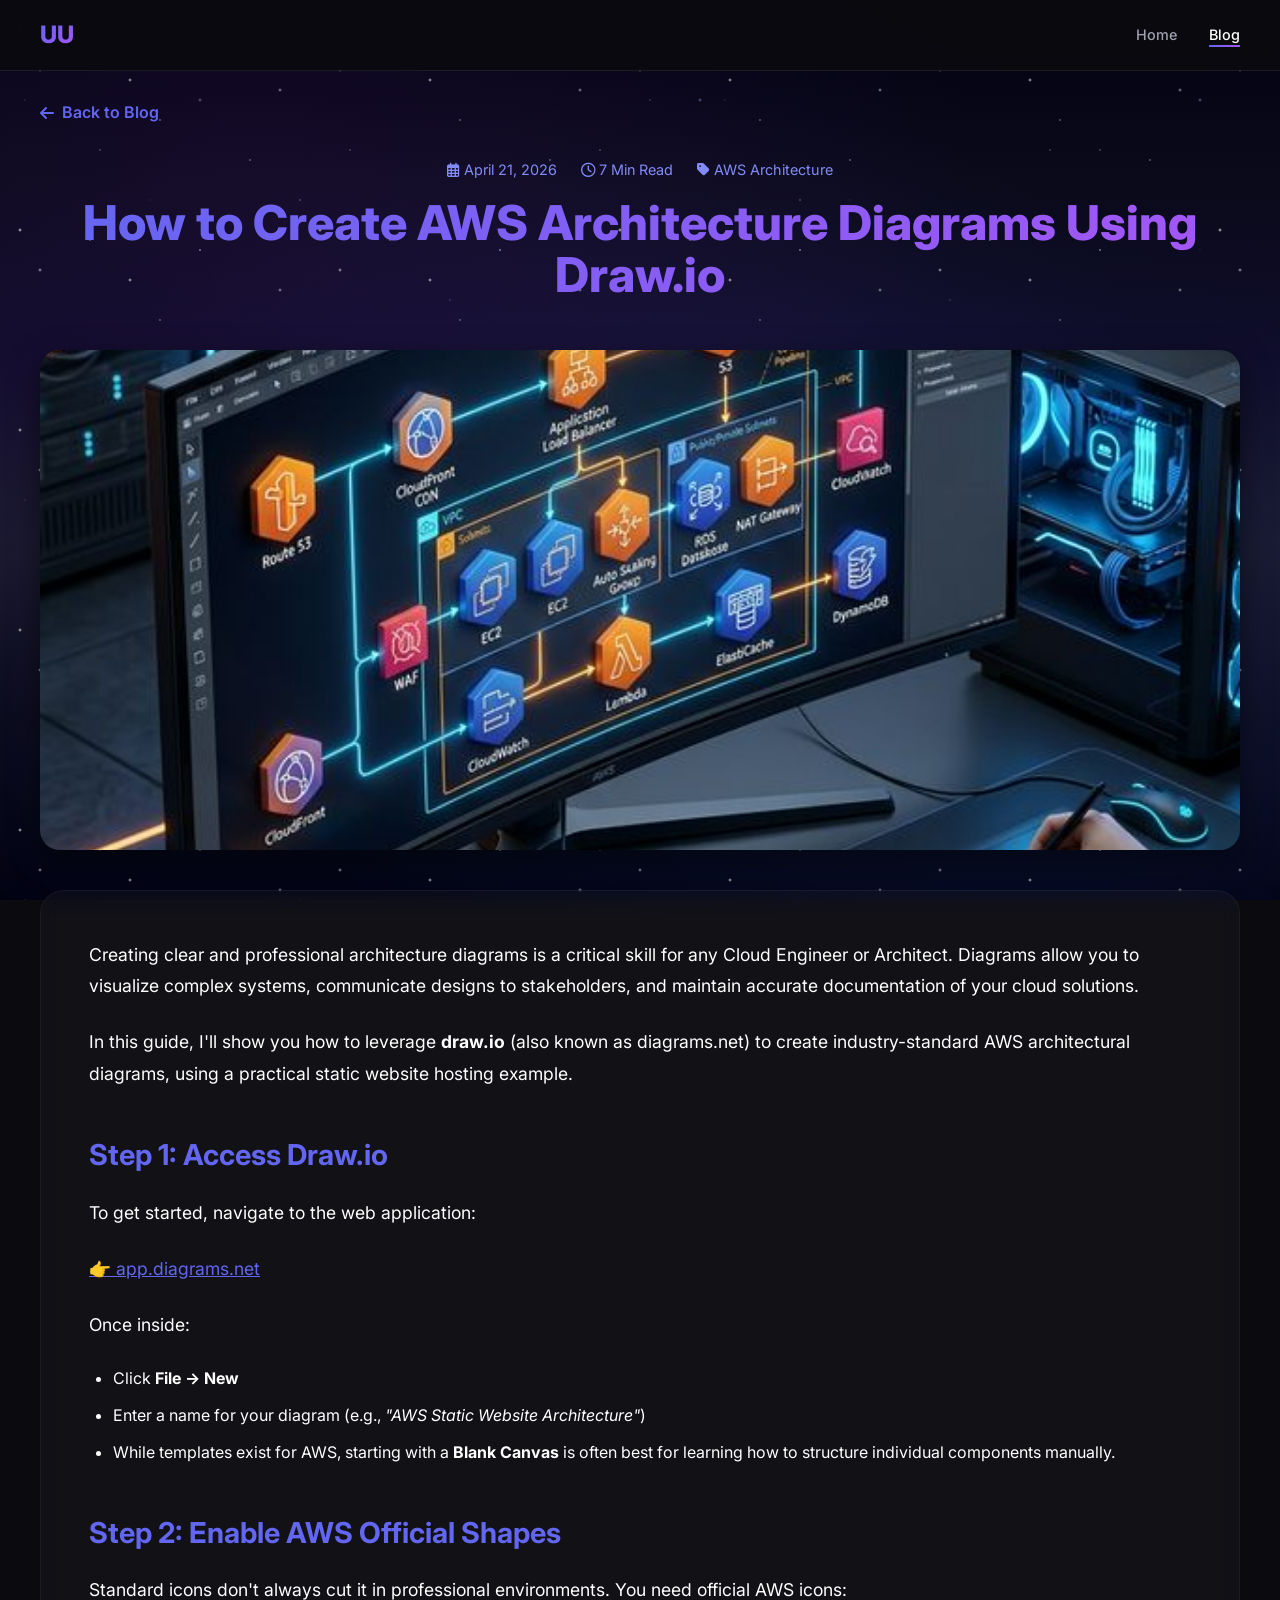
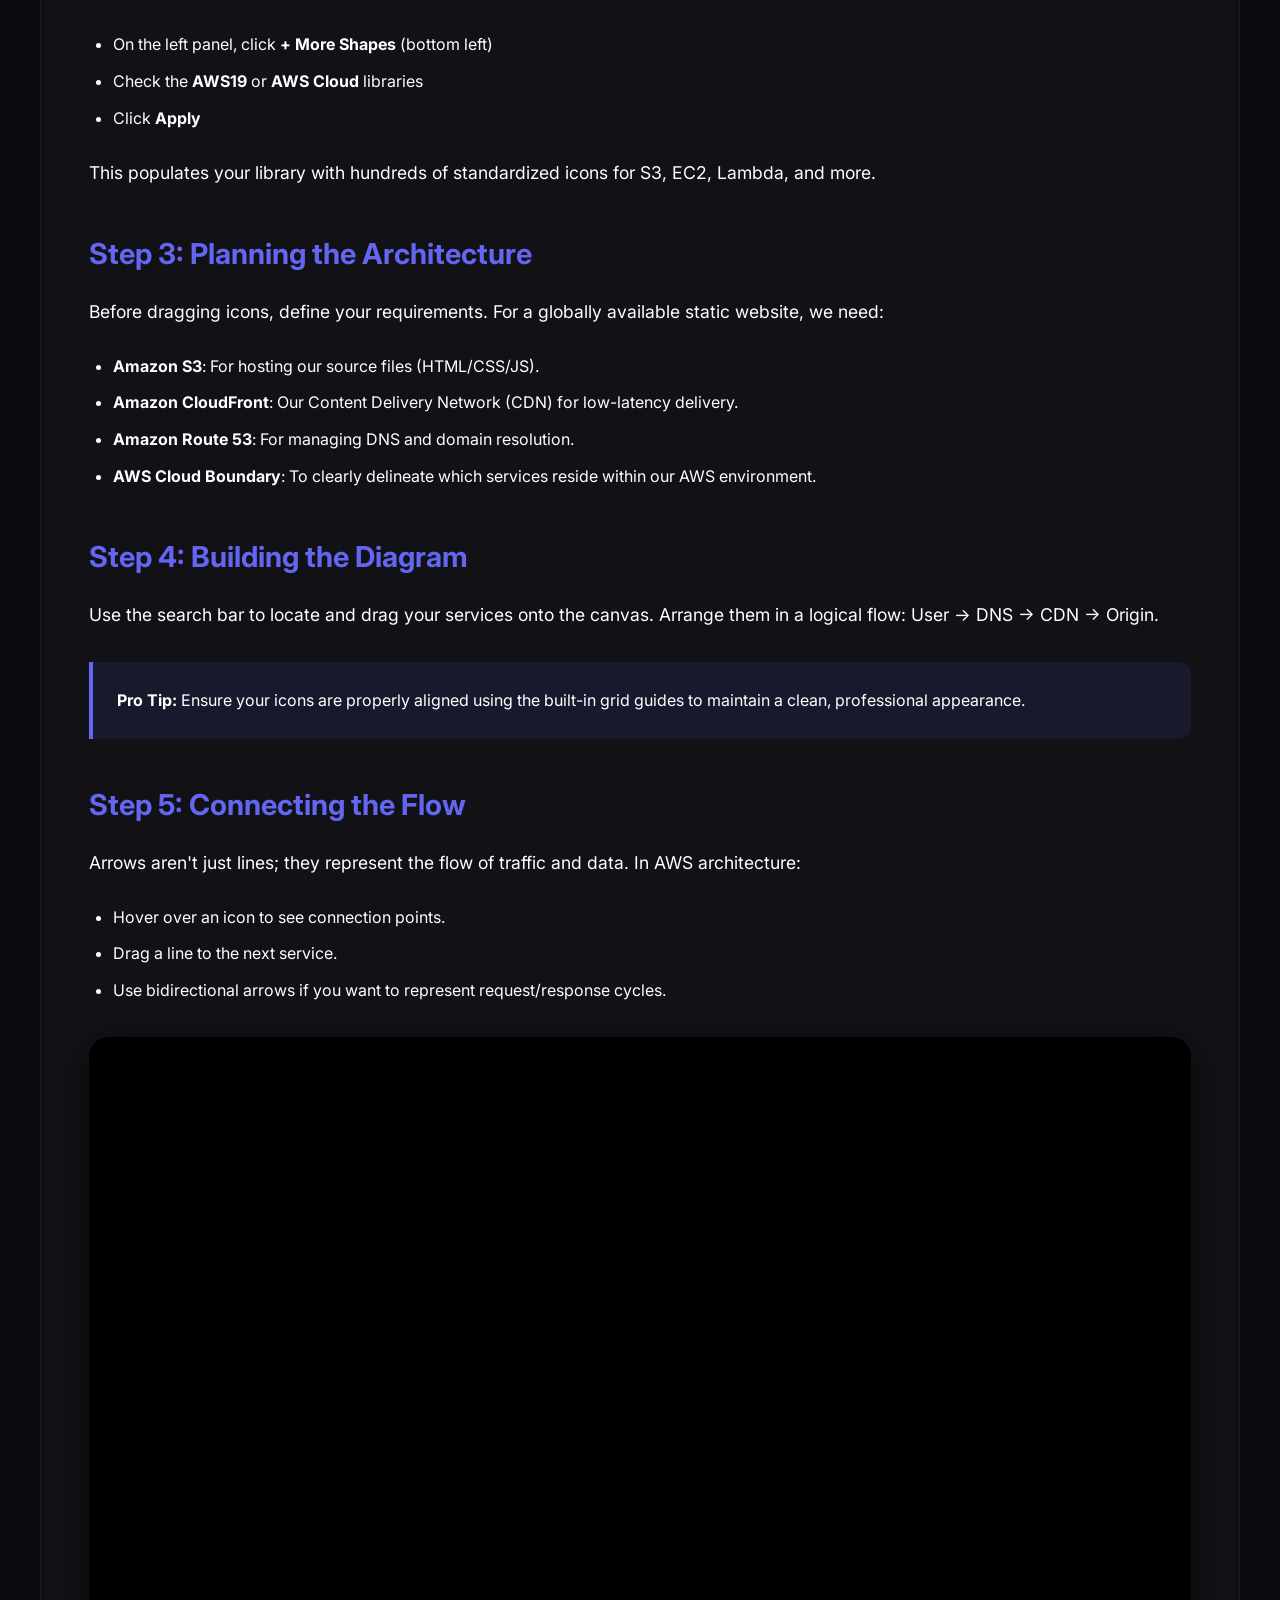
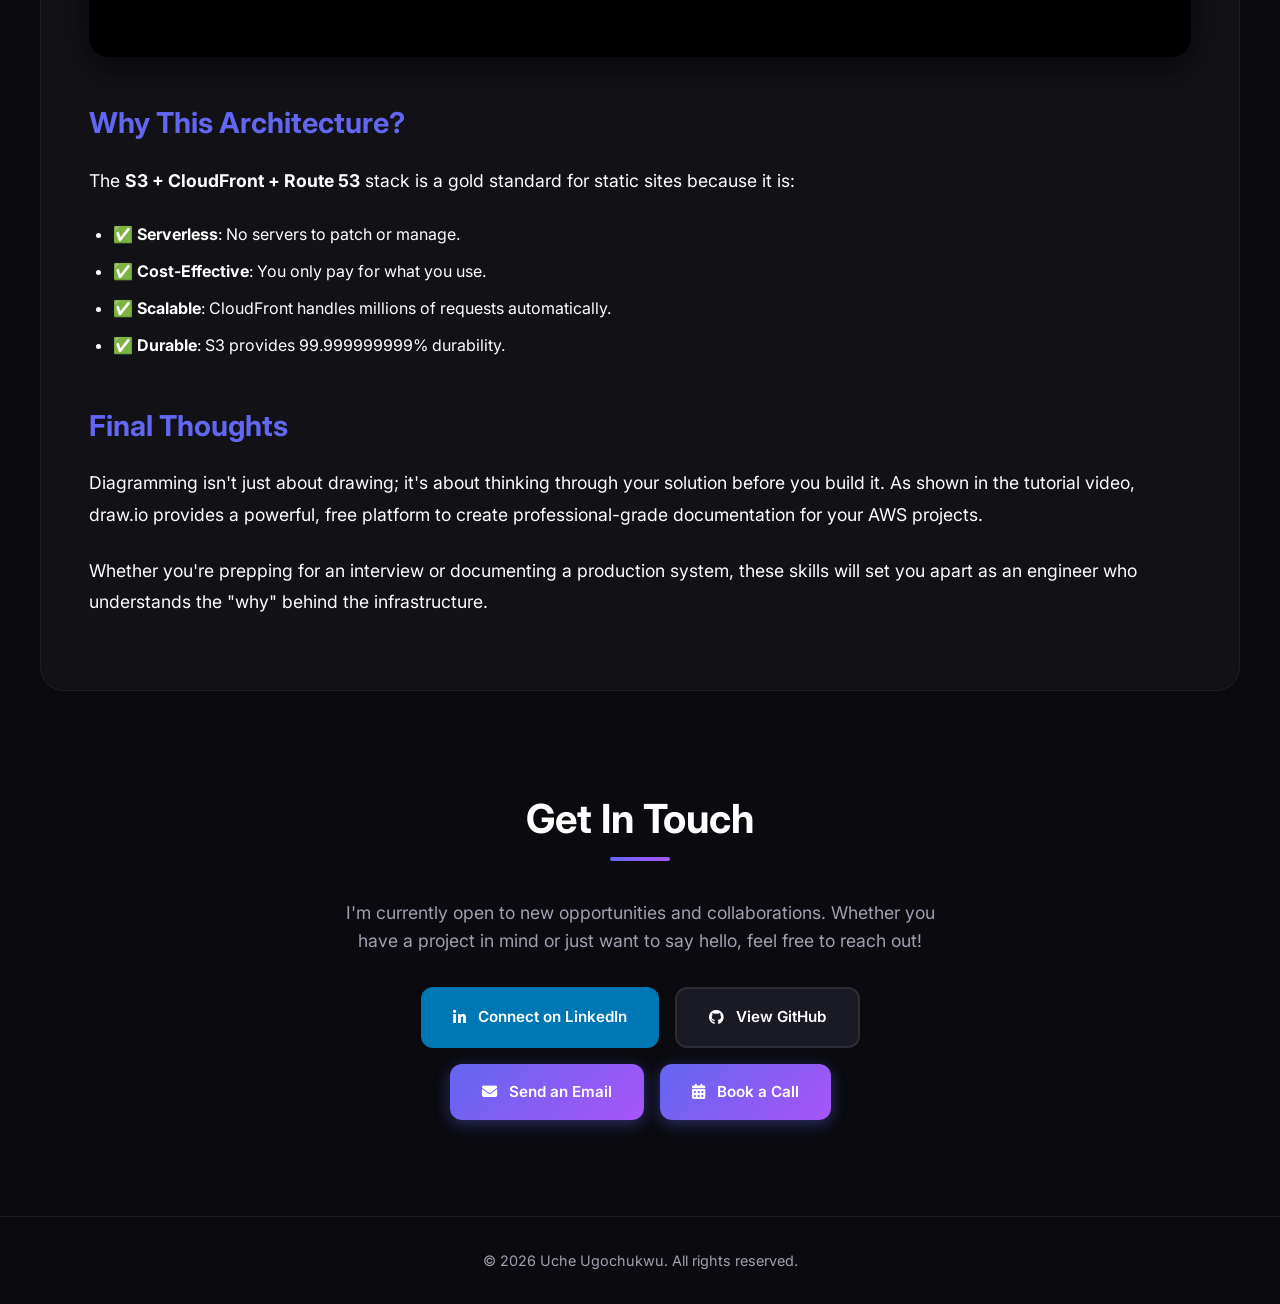
<file: blog/aws-architecture-diagrams-drawio.html>
<!DOCTYPE html>
<html lang="en">

<head>
    <meta charset="UTF-8">
    <meta name="viewport" content="width=device-width, initial-scale=1.0">
    <meta name="description" content="Learn how to create professional AWS architecture diagrams using draw.io with this step-by-step guide and static website example.">
    <title>How to Create AWS Architecture Diagrams Using Draw.io | Uche Ugochukwu Blog</title>
    <link rel="stylesheet" href="../styles.css">
    <link href="https://fonts.googleapis.com/css2?family=Inter:wght@300;400;500;600;700;800&display=swap" rel="stylesheet">
    <link rel="stylesheet" href="https://cdnjs.cloudflare.com/ajax/libs/font-awesome/6.4.0/css/all.min.css">
    
    <!-- Blog Post Structured Data for LLMs -->
    <script type="application/ld+json">
    {
      "@context": "https://schema.org",
      "@type": "TechArticle",
      "headline": "How to Create AWS Architecture Diagrams Using Draw.io (With a Static Website Example)",
      "description": "A comprehensive guide on designing AWS cloud architecture diagrams using draw.io, featuring a practical static website hosting example with S3, CloudFront, and Route 53.",
      "image": "https://ucheugochukwu.site/assets/blog-images/aws-architecture-drawio.png",
      "author": {
        "@type": "Person",
        "name": "Uche Ugochukwu"
      },
      "datePublished": "2026-04-21",
      "keywords": "AWS, Draw.io, Cloud Architecture, S3, CloudFront, Route 53, Diagramming",
      "publisher": {
        "@type": "Person",
        "name": "Uche Ugochukwu"
      }
    }
    </script>

    <style>
        .blog-post-page {
            padding-top: 100px;
            min-height: 100vh;
        }
        .blog-header {
            margin-bottom: 3rem;
            text-align: center;
        }
        .blog-featured-image {
            width: 100%;
            max-height: 500px;
            object-fit: cover;
            border-radius: 20px;
            margin-bottom: 2rem;
            box-shadow: 0 10px 30px rgba(0, 0, 0, 0.5);
        }
        .blog-meta {
            color: var(--accent-secondary);
            font-size: 0.9rem;
            margin-bottom: 1rem;
            display: flex;
            justify-content: center;
            gap: 1.5rem;
        }
        .blog-content {
            background: rgba(255, 255, 255, 0.03);
            backdrop-filter: blur(10px);
            border: 1px solid rgba(255, 255, 255, 0.05);
            padding: 3rem;
            border-radius: 24px;
            line-height: 1.8;
            color: var(--text-primary);
        }
        .blog-content h2 {
            color: var(--accent-primary);
            margin: 2.5rem 0 1rem;
            font-size: 1.8rem;
        }
        .blog-content p {
            margin-bottom: 1.5rem;
            font-size: 1.1rem;
        }
        .blog-content ul {
            margin-bottom: 1.5rem;
            padding-left: 1.5rem;
        }
        .blog-content li {
            margin-bottom: 0.5rem;
        }
        .video-container {
            position: relative;
            padding-bottom: 56.25%;
            height: 0;
            overflow: hidden;
            max-width: 100%;
            background: #000;
            border-radius: 20px;
            margin: 2rem 0;
            box-shadow: 0 10px 30px rgba(0,0,0,0.5);
        }
        .video-container iframe {
            position: absolute;
            top: 0;
            left: 0;
            width: 100%;
            height: 100%;
            border: 0;
        }
        .back-link {
            display: inline-flex;
            align-items: center;
            gap: 0.5rem;
            color: var(--accent-primary);
            text-decoration: none;
            font-weight: 600;
            margin-bottom: 2rem;
            transition: var(--transition-fast);
        }
        .back-link:hover {
            transform: translateX(-5px);
        }
        .highlight-box {
            background: rgba(99, 102, 241, 0.1);
            border-left: 4px solid var(--accent-primary);
            padding: 1.5rem;
            margin: 2rem 0;
            border-radius: 0 12px 12px 0;
        }
        @media (max-width: 768px) {
            .blog-content {
                padding: 1.5rem;
            }
        }
    </style>
</head>

<body>
    <!-- Animated Background -->
    <div class="bg-animation">
        <div class="space-gradient"></div>
        <div class="stars"></div>
        <div class="stars2"></div>
        <div class="stars3"></div>
        <div class="aurora"></div>
    </div>

    <!-- Navigation -->
    <nav class="navbar scrolled">
        <div class="nav-container">
            <a href="../index.html#home" class="nav-logo">
                <span class="logo-text">UU</span>
            </a>
            <ul class="nav-menu">
                <li><a href="../index.html#home" class="nav-link">Home</a></li>
                <li><a href="../index.html#blog" class="nav-link active">Blog</a></li>
            </ul>
        </div>
    </nav>

    <main class="blog-post-page container">
        <a href="../index.html#blog" class="back-link">
            <i class="fas fa-arrow-left"></i> Back to Blog
        </a>

        <article>
            <header class="blog-header">
                <div class="blog-meta">
                    <span><i class="far fa-calendar-alt"></i> April 21, 2026</span>
                    <span><i class="far fa-clock"></i> 7 Min Read</span>
                    <span><i class="fas fa-tag"></i> AWS Architecture</span>
                </div>
                <h1 class="hero-name" style="font-size: 3rem; -webkit-text-fill-color: initial; background: var(--accent-gradient); -webkit-background-clip: text; background-clip: text; color: transparent;">
                    How to Create AWS Architecture Diagrams Using Draw.io
                </h1>
            </header>

            <img src="../assets/blog-images/aws-architecture-drawio.png" alt="AWS Architecture Diagramming in Draw.io" class="blog-featured-image">

            <div class="blog-content">
                <p>Creating clear and professional architecture diagrams is a critical skill for any Cloud Engineer or Architect. Diagrams allow you to visualize complex systems, communicate designs to stakeholders, and maintain accurate documentation of your cloud solutions.</p>

                <p>In this guide, I'll show you how to leverage <strong>draw.io</strong> (also known as diagrams.net) to create industry-standard AWS architectural diagrams, using a practical static website hosting example.</p>

                <h2>Step 1: Access Draw.io</h2>
                <p>To get started, navigate to the web application:</p>
                <p><a href="https://app.diagrams.net" target="_blank" style="color: var(--accent-primary);">👉 app.diagrams.net</a></p>
                <p>Once inside:</p>
                <ul>
                    <li>Click <strong>File &rarr; New</strong></li>
                    <li>Enter a name for your diagram (e.g., <em>"AWS Static Website Architecture"</em>)</li>
                    <li>While templates exist for AWS, starting with a <strong>Blank Canvas</strong> is often best for learning how to structure individual components manually.</li>
                </ul>

                <h2>Step 2: Enable AWS Official Shapes</h2>
                <p>Standard icons don't always cut it in professional environments. You need official AWS icons:</p>
                <ul>
                    <li>On the left panel, click <strong>+ More Shapes</strong> (bottom left)</li>
                    <li>Check the <strong>AWS19</strong> or <strong>AWS Cloud</strong> libraries</li>
                    <li>Click <strong>Apply</strong></li>
                </ul>
                <p>This populates your library with hundreds of standardized icons for S3, EC2, Lambda, and more.</p>

                <h2>Step 3: Planning the Architecture</h2>
                <p>Before dragging icons, define your requirements. For a globally available static website, we need:</p>
                <ul>
                    <li><strong>Amazon S3</strong>: For hosting our source files (HTML/CSS/JS).</li>
                    <li><strong>Amazon CloudFront</strong>: Our Content Delivery Network (CDN) for low-latency delivery.</li>
                    <li><strong>Amazon Route 53</strong>: For managing DNS and domain resolution.</li>
                    <li><strong>AWS Cloud Boundary</strong>: To clearly delineate which services reside within our AWS environment.</li>
                </ul>

                <h2>Step 4: Building the Diagram</h2>
                <p>Use the search bar to locate and drag your services onto the canvas. Arrange them in a logical flow: User &rarr; DNS &rarr; CDN &rarr; Origin.</p>
                <div class="highlight-box">
                    <strong>Pro Tip:</strong> Ensure your icons are properly aligned using the built-in grid guides to maintain a clean, professional appearance.
                </div>

                <h2>Step 5: Connecting the Flow</h2>
                <p>Arrows aren't just lines; they represent the flow of traffic and data. In AWS architecture:</p>
                <ul>
                    <li>Hover over an icon to see connection points.</li>
                    <li>Drag a line to the next service.</li>
                    <li>Use bidirectional arrows if you want to represent request/response cycles.</li>
                </ul>

                <div class="video-container">
                    <iframe src="https://www.youtube.com/embed/3Y_6MoQZv8I" title="YouTube video player" allow="accelerometer; autoplay; clipboard-write; encrypted-media; gyroscope; picture-in-picture; web-share" allowfullscreen></iframe>
                </div>

                <h2>Why This Architecture?</h2>
                <p>The <strong>S3 + CloudFront + Route 53</strong> stack is a gold standard for static sites because it is:</p>
                <ul>
                    <li>✅ <strong>Serverless</strong>: No servers to patch or manage.</li>
                    <li>✅ <strong>Cost-Effective</strong>: You only pay for what you use.</li>
                    <li>✅ <strong>Scalable</strong>: CloudFront handles millions of requests automatically.</li>
                    <li>✅ <strong>Durable</strong>: S3 provides 99.999999999% durability.</li>
                </ul>

                <h2>Final Thoughts</h2>
                <p>Diagramming isn't just about drawing; it's about thinking through your solution before you build it. As shown in the tutorial video, draw.io provides a powerful, free platform to create professional-grade documentation for your AWS projects.</p>
                
                <p>Whether you're prepping for an interview or documenting a production system, these skills will set you apart as an engineer who understands the "why" behind the infrastructure.</p>
            </div>
        </article>
    </main>

    <!-- Contact Section -->
    <section id="contact" class="contact section">
        <div class="container">
            <h2 class="section-title">Get In Touch</h2>
            <div class="contact-content">
                <p>I'm currently open to new opportunities and collaborations. Whether you have a project in mind or
                    just want to say hello, feel free to reach out!</p>
                <div class="contact-links">
                    <a href="https://www.linkedin.com/in/uche-u-327735190/" target="_blank"
                        class="contact-btn linkedin">
                        <i class="fab fa-linkedin-in"></i> Connect on LinkedIn
                    </a>
                    <a href="https://github.com/Sosthenes-arch" target="_blank" class="contact-btn github">
                        <i class="fab fa-github"></i> View GitHub
                    </a>
                    <a href="#" id="email-contact" class="contact-btn email">
                        <i class="fas fa-envelope"></i> Send an Email
                    </a>
                    <a href="https://calendly.com/usosthenes/30min" target="_blank" class="contact-btn consultation-btn">
                        <i class="fas fa-calendar-alt"></i> Book a Call
                    </a>
                </div>
            </div>
        </div>
    </section>

    <!-- Footer -->
    <footer class="footer">
        <div class="container">
            <p>&copy; 2026 Uche Ugochukwu. All rights reserved.</p>
        </div>
    </footer>

    <script src="../script.js"></script>
</body>

</html>
</file>
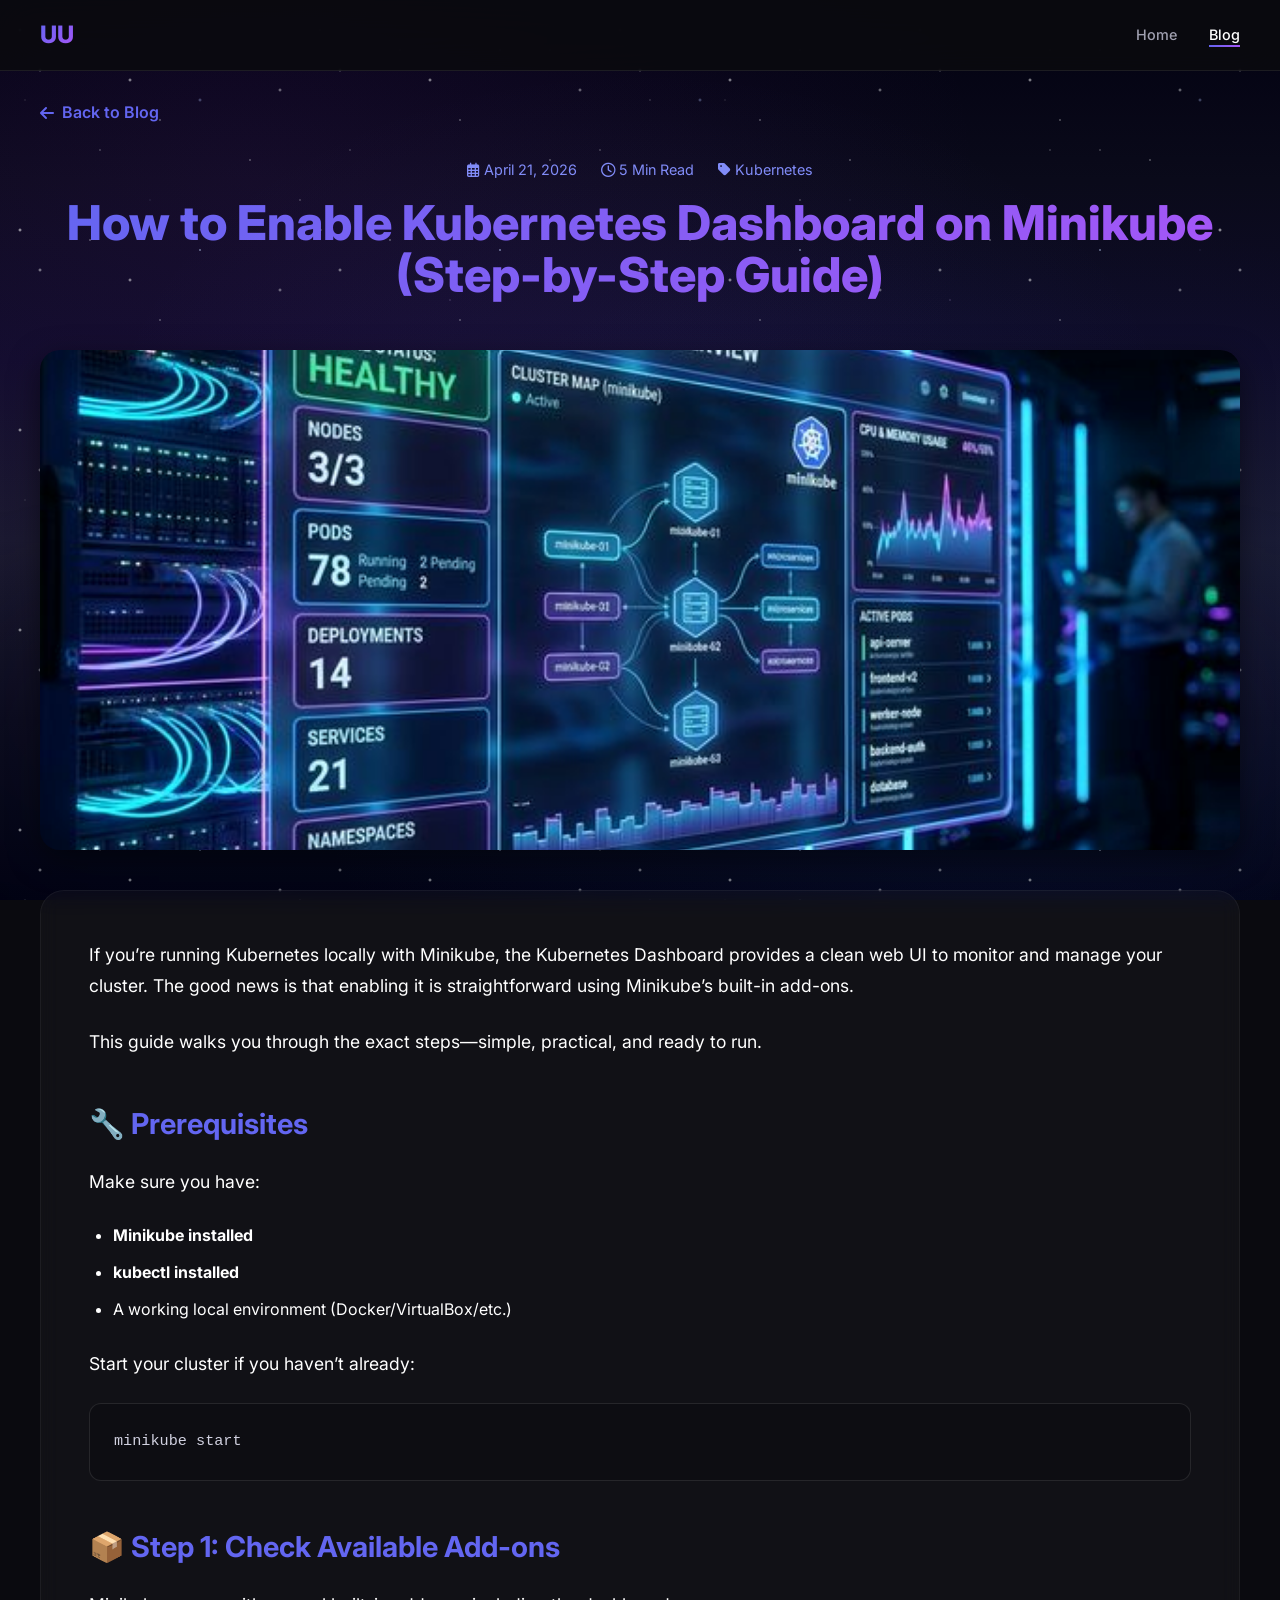
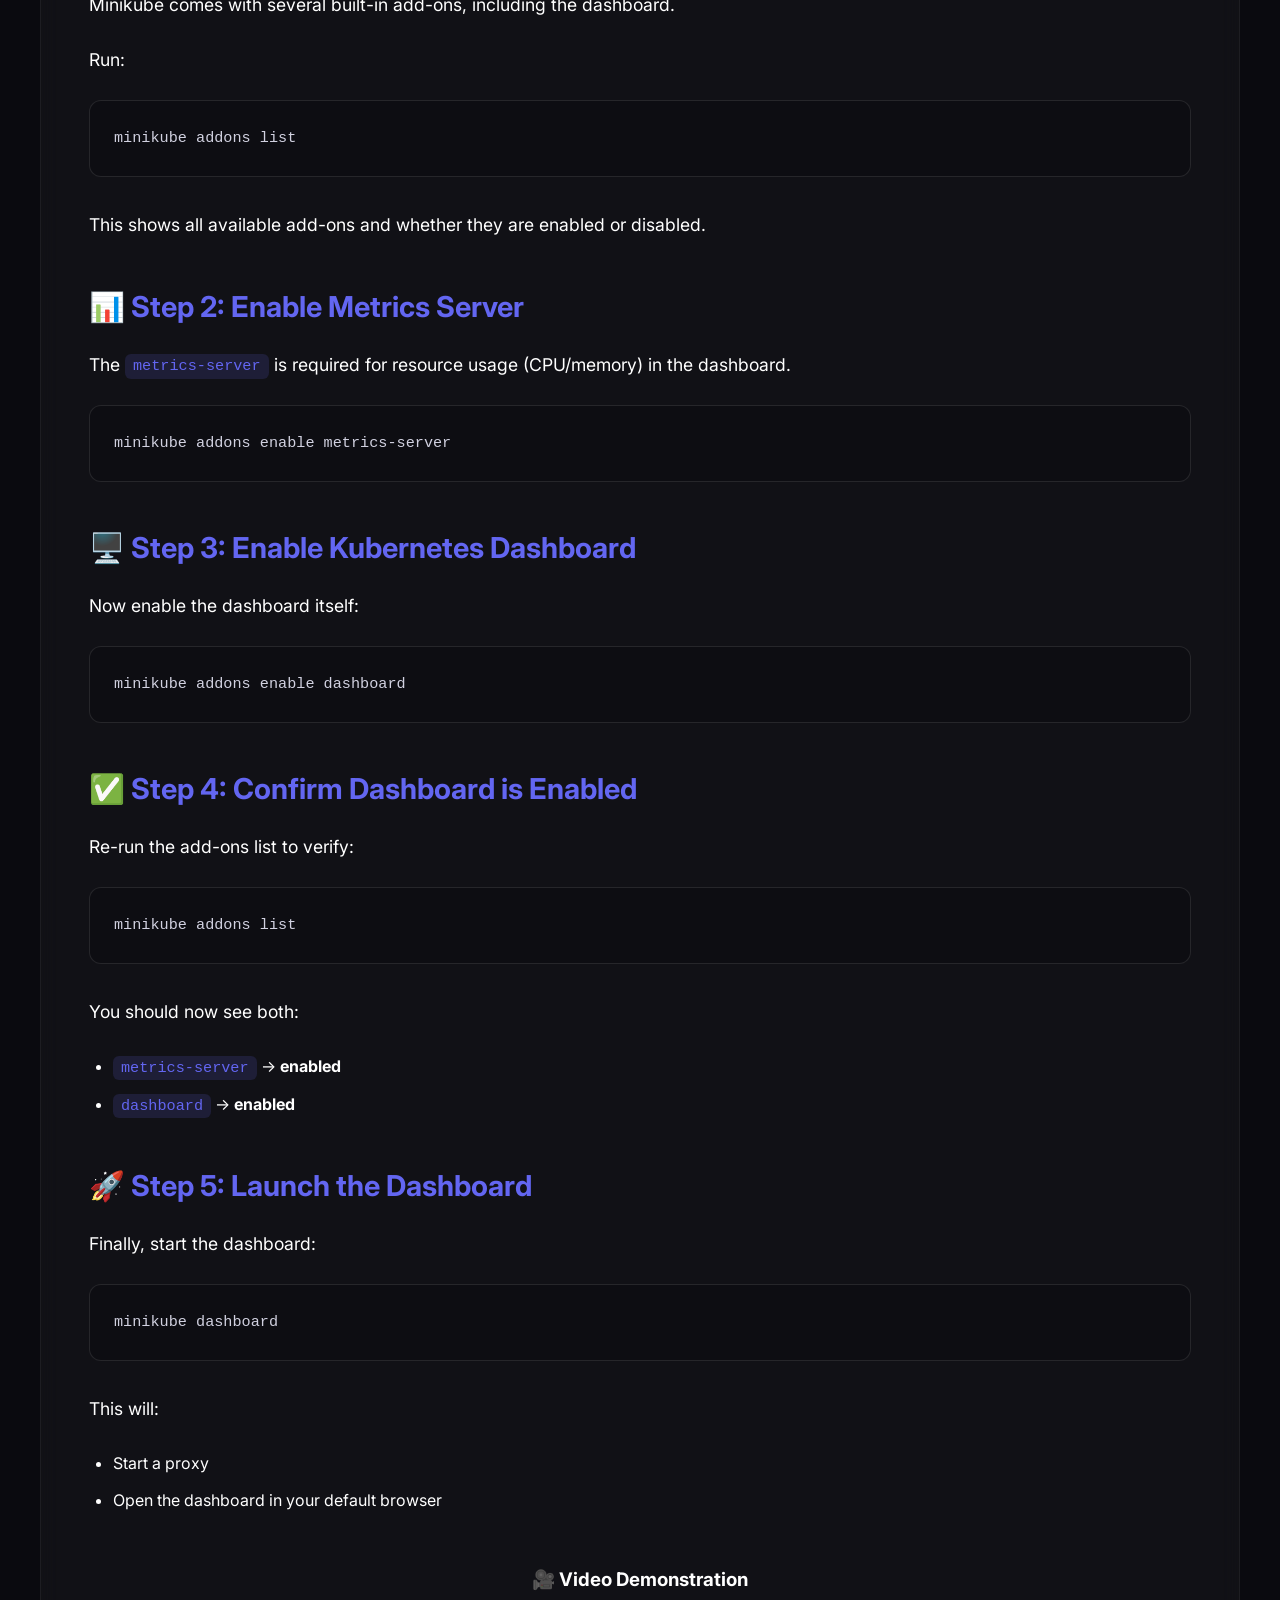
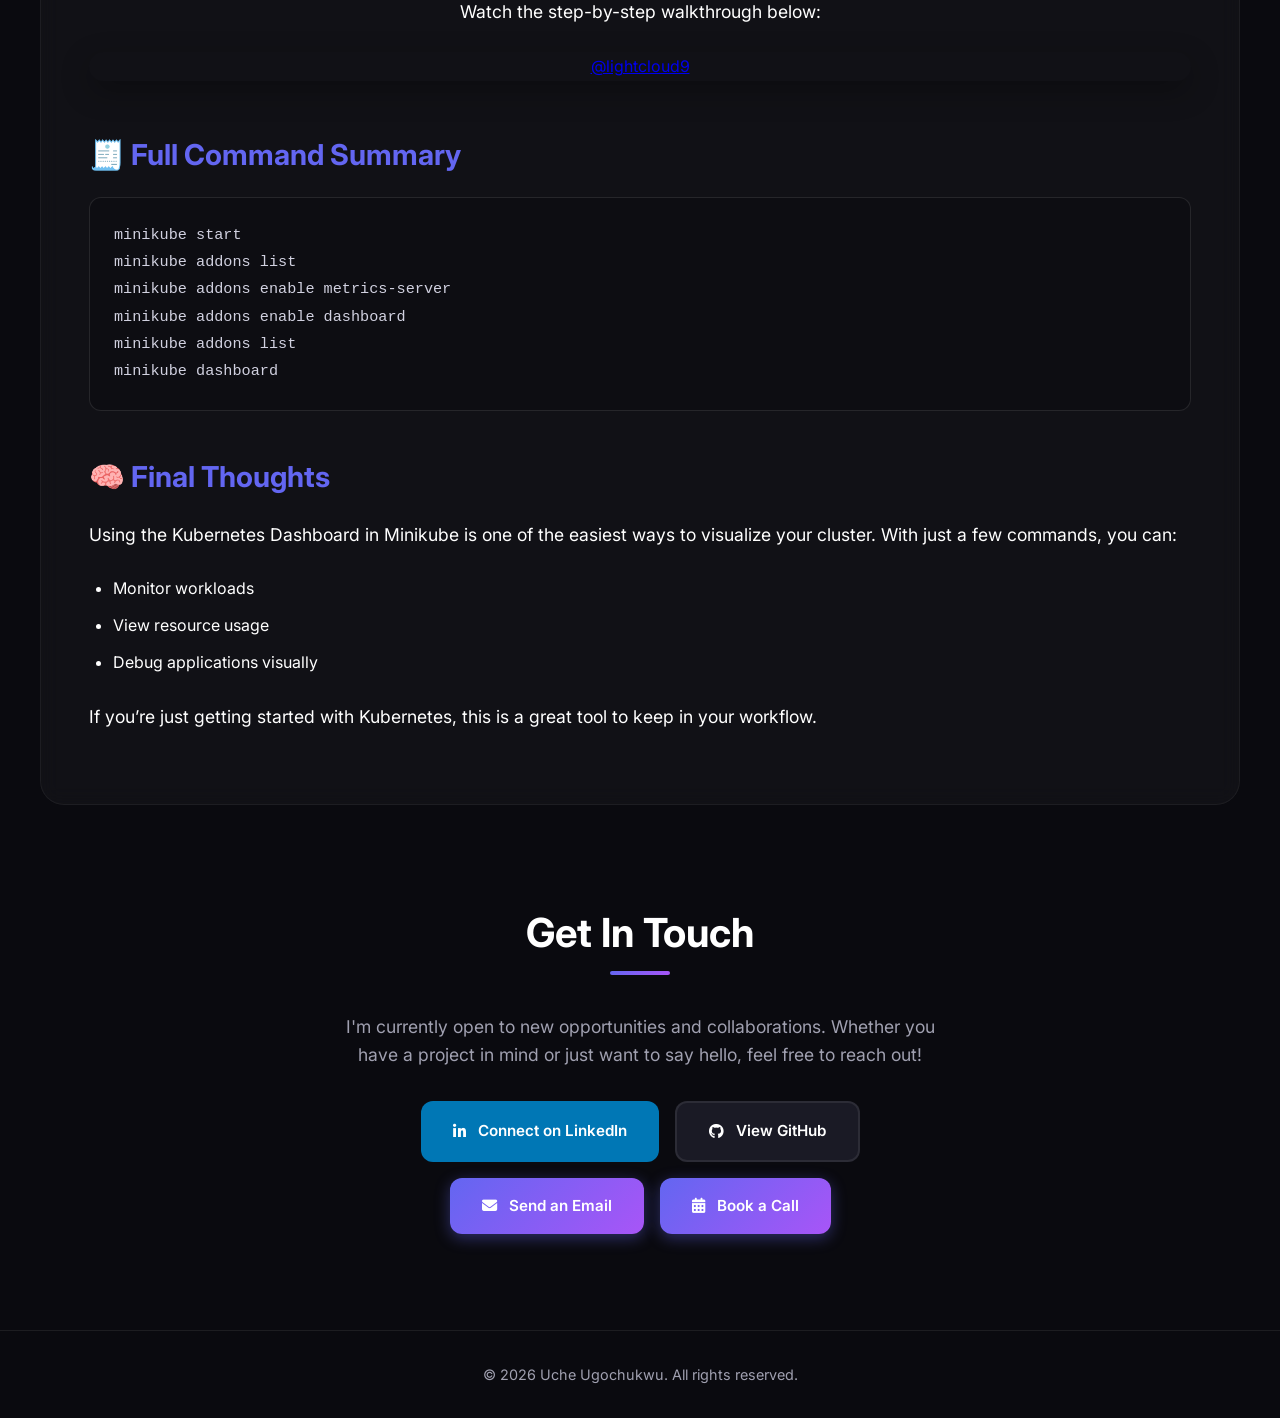
<file: blog/kubernetes-dashboard-minikube.html>
<!DOCTYPE html>
<html lang="en">

<head>
    <meta charset="UTF-8">
    <meta name="viewport" content="width=device-width, initial-scale=1.0">
    <meta name="description" content="Learn how to enable the Kubernetes Dashboard on Minikube with this step-by-step guide. Visualize and manage your local cluster easily.">
    <title>How to Enable Kubernetes Dashboard on Minikube | Uche Ugochukwu Blog</title>
    <link rel="stylesheet" href="../styles.css">
    <link href="https://fonts.googleapis.com/css2?family=Inter:wght@300;400;500;600;700;800&display=swap" rel="stylesheet">
    <link rel="stylesheet" href="https://cdnjs.cloudflare.com/ajax/libs/font-awesome/6.4.0/css/all.min.css">
    
    <!-- Blog Post Structured Data for LLMs -->
    <script type="application/ld+json">
    {
      "@context": "https://schema.org",
      "@type": "TechArticle",
      "headline": "How to Enable Kubernetes Dashboard on Minikube (Step-by-Step Guide)",
      "description": "Learn how to enable and access the Kubernetes Dashboard UI on Minikube using built-in add-ons. Full step-by-step guide with commands.",
      "image": "https://ucheugochukwu.site/assets/blog-images/kubernetes-dashboard.png",
      "author": {
        "@type": "Person",
        "name": "Uche Ugochukwu"
      },
      "datePublished": "2026-04-21",
      "keywords": "Kubernetes, Minikube, Dashboard, DevOps, Cloud Computing",
      "publisher": {
        "@type": "Person",
        "name": "Uche Ugochukwu"
      }
    }
    </script>
    <style>
        .blog-post-page {
            padding-top: 100px;
            min-height: 100vh;
        }
        .blog-header {
            margin-bottom: 3rem;
            text-align: center;
        }
        .blog-featured-image {
            width: 100%;
            max-height: 500px;
            object-fit: cover;
            border-radius: 20px;
            margin-bottom: 2rem;
            box-shadow: 0 10px 30px rgba(0, 0, 0, 0.5);
        }
        .blog-meta {
            color: var(--accent-secondary);
            font-size: 0.9rem;
            margin-bottom: 1rem;
            display: flex;
            justify-content: center;
            gap: 1.5rem;
        }
        .blog-content {
            background: rgba(255, 255, 255, 0.03);
            backdrop-filter: blur(10px);
            border: 1px solid rgba(255, 255, 255, 0.05);
            padding: 3rem;
            border-radius: 24px;
            line-height: 1.8;
            color: var(--text-primary);
        }
        .blog-content h2 {
            color: var(--accent-primary);
            margin: 2.5rem 0 1rem;
            font-size: 1.8rem;
        }
        .blog-content p {
            margin-bottom: 1.5rem;
            font-size: 1.1rem;
        }
        .blog-content ul {
            margin-bottom: 1.5rem;
            padding-left: 1.5rem;
        }
        .blog-content li {
            margin-bottom: 0.5rem;
        }
        .blog-content code {
            background: rgba(99, 102, 241, 0.15);
            color: var(--accent-primary);
            padding: 0.2rem 0.5rem;
            border-radius: 6px;
            font-family: 'Courier New', Courier, monospace;
            font-size: 0.95rem;
        }
        .blog-content pre {
            background: #0d0d12;
            padding: 1.5rem;
            border-radius: 12px;
            overflow-x: auto;
            border: 1px solid rgba(255, 255, 255, 0.1);
            margin-bottom: 2rem;
        }
        .blog-content pre code {
            background: transparent;
            color: #d1d1e0;
            padding: 0;
            display: block;
        }
        .video-box {
            margin: 3rem 0;
            padding: 2rem;
            background: rgba(99, 102, 241, 0.05);
            border: 2px dashed rgba(99, 102, 241, 0.3);
            border-radius: 20px;
            text-align: center;
        }
        .video-box .btn {
            margin-top: 1rem;
        }
        .back-link {
            display: inline-flex;
            align-items: center;
            gap: 0.5rem;
            color: var(--accent-primary);
            text-decoration: none;
            font-weight: 600;
            margin-bottom: 2rem;
            transition: var(--transition-fast);
        }
        .back-link:hover {
            transform: translateX(-5px);
        }
        @media (max-width: 768px) {
            .blog-content {
                padding: 1.5rem;
            }
        }
    </style>
</head>

<body>
    <!-- Animated Background -->
    <div class="bg-animation">
        <div class="space-gradient"></div>
        <div class="stars"></div>
        <div class="stars2"></div>
        <div class="stars3"></div>
        <div class="aurora"></div>
    </div>

    <!-- Navigation -->
    <nav class="navbar scrolled">
        <div class="nav-container">
            <a href="../index.html#home" class="nav-logo">
                <span class="logo-text">UU</span>
            </a>
            <ul class="nav-menu">
                <li><a href="../index.html#home" class="nav-link">Home</a></li>
                <li><a href="../index.html#blog" class="nav-link active">Blog</a></li>
            </ul>
        </div>
    </nav>

    <main class="blog-post-page container">
        <a href="../index.html#blog" class="back-link">
            <i class="fas fa-arrow-left"></i> Back to Blog
        </a>

        <article>
            <header class="blog-header">
                <div class="blog-meta">
                    <span><i class="far fa-calendar-alt"></i> April 21, 2026</span>
                    <span><i class="far fa-clock"></i> 5 Min Read</span>
                    <span><i class="fas fa-tag"></i> Kubernetes</span>
                </div>
                <h1 class="hero-name" style="font-size: 3rem; -webkit-text-fill-color: initial; background: var(--accent-gradient); -webkit-background-clip: text; background-clip: text; color: transparent;">
                    How to Enable Kubernetes Dashboard on Minikube (Step-by-Step Guide)
                </h1>
            </header>

            <img src="../assets/blog-images/kubernetes-dashboard.png" alt="Kubernetes Dashboard on Minikube" class="blog-featured-image">

            <div class="blog-content">
                <p>If you’re running Kubernetes locally with Minikube, the Kubernetes Dashboard provides a clean web UI to monitor and manage your cluster. The good news is that enabling it is straightforward using Minikube’s built-in add-ons.</p>

                <p>This guide walks you through the exact steps—simple, practical, and ready to run.</p>

                <h2>🔧 Prerequisites</h2>
                <p>Make sure you have:</p>
                <ul>
                    <li><strong>Minikube installed</strong></li>
                    <li><strong>kubectl installed</strong></li>
                    <li>A working local environment (Docker/VirtualBox/etc.)</li>
                </ul>
                <p>Start your cluster if you haven’t already:</p>
                <pre><code>minikube start</code></pre>

                <h2>📦 Step 1: Check Available Add-ons</h2>
                <p>Minikube comes with several built-in add-ons, including the dashboard.</p>
                <p>Run:</p>
                <pre><code>minikube addons list</code></pre>
                <p>This shows all available add-ons and whether they are enabled or disabled.</p>

                <h2>📊 Step 2: Enable Metrics Server</h2>
                <p>The <code>metrics-server</code> is required for resource usage (CPU/memory) in the dashboard.</p>
                <pre><code>minikube addons enable metrics-server</code></pre>

                <h2>🖥️ Step 3: Enable Kubernetes Dashboard</h2>
                <p>Now enable the dashboard itself:</p>
                <pre><code>minikube addons enable dashboard</code></pre>

                <h2>✅ Step 4: Confirm Dashboard is Enabled</h2>
                <p>Re-run the add-ons list to verify:</p>
                <pre><code>minikube addons list</code></pre>
                <p>You should now see both:</p>
                <ul>
                    <li><code>metrics-server</code> &rarr; <strong>enabled</strong></li>
                    <li><code>dashboard</code> &rarr; <strong>enabled</strong></li>
                </ul>

                <h2>🚀 Step 5: Launch the Dashboard</h2>
                <p>Finally, start the dashboard:</p>
                <pre><code>minikube dashboard</code></pre>
                <p>This will:</p>
                <ul>
                    <li>Start a proxy</li>
                    <li>Open the dashboard in your default browser</li>
                </ul>

                <div class="video-box" style="border: none; background: transparent; padding: 0;">
                    <h3>🎥 Video Demonstration</h3>
                    <p>Watch the step-by-step walkthrough below:</p>
                    <div style="display: flex; justify-content: center; margin-top: 1.5rem; border-radius: 20px; overflow: hidden; box-shadow: 0 10px 30px rgba(0,0,0,0.3);">
                        <blockquote class="tiktok-embed" cite="https://www.tiktok.com/@lightcloud9/video/7619364227601435926" data-video-id="7619364227601435926" style="max-width: 605px;min-width: 325px;" > <section> <a target="_blank" title="@lightcloud9" href="https://www.tiktok.com/@lightcloud9?refer=embed">@lightcloud9</a> </section> </blockquote> <script async src="https://www.tiktok.com/embed.js"></script>
                    </div>
                </div>

                <h2>🧾 Full Command Summary</h2>
                <pre><code>minikube start
minikube addons list
minikube addons enable metrics-server
minikube addons enable dashboard
minikube addons list
minikube dashboard</code></pre>

                <h2>🧠 Final Thoughts</h2>
                <p>Using the Kubernetes Dashboard in Minikube is one of the easiest ways to visualize your cluster. With just a few commands, you can:</p>
                <ul>
                    <li>Monitor workloads</li>
                    <li>View resource usage</li>
                    <li>Debug applications visually</li>
                </ul>
                <p>If you’re just getting started with Kubernetes, this is a great tool to keep in your workflow.</p>
            </div>
        </article>
    </main>

    <!-- Contact Section -->
    <section id="contact" class="contact section">
        <div class="container">
            <h2 class="section-title">Get In Touch</h2>
            <div class="contact-content">
                <p>I'm currently open to new opportunities and collaborations. Whether you have a project in mind or
                    just want to say hello, feel free to reach out!</p>
                <div class="contact-links">
                    <a href="https://www.linkedin.com/in/uche-u-327735190/" target="_blank"
                        class="contact-btn linkedin">
                        <i class="fab fa-linkedin-in"></i> Connect on LinkedIn
                    </a>
                    <a href="https://github.com/Sosthenes-arch" target="_blank" class="contact-btn github">
                        <i class="fab fa-github"></i> View GitHub
                    </a>
                    <a href="#" id="email-contact" class="contact-btn email">
                        <i class="fas fa-envelope"></i> Send an Email
                    </a>
                    <a href="https://calendly.com/usosthenes/30min" target="_blank" class="contact-btn consultation-btn">
                        <i class="fas fa-calendar-alt"></i> Book a Call
                    </a>
                </div>
            </div>
        </div>
    </section>

    <!-- Footer -->
    <footer class="footer">
        <div class="container">
            <p>&copy; 2026 Uche Ugochukwu. All rights reserved.</p>
        </div>
    </footer>

    <script src="../script.js"></script>
</body>

</html>
</file>
<file: styles.css>
/* ========================================
   CSS Reset & Base Styles
   ======================================== */
*,
*::before,
*::after {
  margin: 0;
  padding: 0;
  box-sizing: border-box;
}

:root {
  /* Colors - Dark Theme */
  --bg-primary: #0a0a0f;
  --bg-secondary: #12121a;
  --bg-card: #1a1a25;
  --text-primary: #ffffff;
  --text-secondary: #a0a0b0;
  --accent-primary: #6366f1;
  --accent-secondary: #818cf8;
  --accent-gradient: linear-gradient(135deg, #6366f1 0%, #a855f7 100%);
  --accent-glow: rgba(99, 102, 241, 0.4);
  --border-color: rgba(255, 255, 255, 0.08);

  /* Typography */
  --font-main: "Inter", -apple-system, BlinkMacSystemFont, sans-serif;

  /* Animations */
  --transition-fast: 0.2s ease;
  --transition-medium: 0.4s ease;
  --transition-slow: 0.6s ease;
}

html {
  scroll-behavior: smooth;
}

body {
  font-family: var(--font-main);
  background: var(--bg-primary);
  color: var(--text-primary);
  line-height: 1.6;
  overflow-x: hidden;
}

/* ========================================
   Animated Background - Futuristic Cloud Universe
   ======================================== */
.bg-animation {
  position: fixed;
  top: 0;
  left: 0;
  width: 100%;
  height: 100%;
  z-index: -1;
  overflow: hidden;
  background: linear-gradient(
    180deg,
    #020111 0%,
    #0a0a1a 20%,
    #0f0c29 40%,
    #1a1a2e 60%,
    #0a0a1a 80%,
    #020111 100%
  );
}

/* Deep space gradient overlay */
.space-gradient {
  position: absolute;
  inset: 0;
  background: radial-gradient(
      ellipse at 20% 20%,
      rgba(88, 28, 135, 0.15) 0%,
      transparent 50%
    ),
    radial-gradient(
      ellipse at 80% 80%,
      rgba(30, 58, 138, 0.15) 0%,
      transparent 50%
    ),
    radial-gradient(
      ellipse at 50% 50%,
      rgba(99, 102, 241, 0.08) 0%,
      transparent 60%
    );
  animation: gradientShift 20s ease-in-out infinite alternate;
}

@keyframes gradientShift {
  0% {
    opacity: 0.8;
    transform: scale(1);
  }

  100% {
    opacity: 1;
    transform: scale(1.1);
  }
}

/* Stars - Multiple layers */
.stars,
.stars2,
.stars3 {
  position: absolute;
  top: 0;
  left: 0;
  right: 0;
  bottom: 0;
  animation: animateStars linear infinite;
}

.stars {
  background-image: radial-gradient(2px 2px at 20px 30px, #fff, transparent),
    radial-gradient(2px 2px at 40px 70px, rgba(255, 255, 255, 0.8), transparent),
    radial-gradient(1px 1px at 90px 40px, #fff, transparent),
    radial-gradient(
      2px 2px at 130px 80px,
      rgba(255, 255, 255, 0.9),
      transparent
    ),
    radial-gradient(1px 1px at 160px 120px, #fff, transparent),
    radial-gradient(
      1.5px 1.5px at 200px 50px,
      rgba(200, 220, 255, 0.9),
      transparent
    ),
    radial-gradient(1px 1px at 250px 160px, #fff, transparent),
    radial-gradient(
      2px 2px at 280px 90px,
      rgba(255, 255, 255, 0.7),
      transparent
    );
  background-size: 300px 200px;
  animation-duration: 100s;
  opacity: 0.8;
}

.stars2 {
  background-image: radial-gradient(
      1.5px 1.5px at 50px 50px,
      rgba(200, 180, 255, 0.9),
      transparent
    ),
    radial-gradient(1px 1px at 100px 150px, #fff, transparent),
    radial-gradient(
      2px 2px at 200px 100px,
      rgba(180, 200, 255, 0.8),
      transparent
    ),
    radial-gradient(1px 1px at 300px 200px, #fff, transparent),
    radial-gradient(
      1.5px 1.5px at 400px 50px,
      rgba(255, 255, 255, 0.9),
      transparent
    ),
    radial-gradient(
      1px 1px at 450px 300px,
      rgba(220, 200, 255, 0.7),
      transparent
    );
  background-size: 500px 350px;
  animation-duration: 150s;
  opacity: 0.6;
}

.stars3 {
  background-image: radial-gradient(
      1px 1px at 25px 100px,
      rgba(255, 255, 255, 0.6),
      transparent
    ),
    radial-gradient(
      1px 1px at 150px 200px,
      rgba(200, 220, 255, 0.5),
      transparent
    ),
    radial-gradient(
      1.5px 1.5px at 350px 150px,
      rgba(255, 255, 255, 0.7),
      transparent
    ),
    radial-gradient(
      1px 1px at 500px 250px,
      rgba(180, 180, 255, 0.5),
      transparent
    ),
    radial-gradient(1px 1px at 650px 100px, #fff, transparent);
  background-size: 700px 400px;
  animation-duration: 200s;
  opacity: 0.4;
}

/* Twinkling stars effect */
.twinkle-stars {
  position: absolute;
  inset: 0;
  background-image: radial-gradient(
      3px 3px at 100px 100px,
      rgba(255, 255, 255, 1),
      transparent
    ),
    radial-gradient(2px 2px at 300px 200px, rgba(200, 220, 255, 1), transparent),
    radial-gradient(3px 3px at 500px 150px, rgba(255, 220, 200, 1), transparent),
    radial-gradient(2px 2px at 700px 300px, rgba(220, 200, 255, 1), transparent),
    radial-gradient(3px 3px at 200px 400px, rgba(255, 255, 255, 1), transparent),
    radial-gradient(2px 2px at 600px 450px, rgba(200, 255, 255, 1), transparent),
    radial-gradient(3px 3px at 400px 500px, rgba(255, 200, 220, 1), transparent),
    radial-gradient(2px 2px at 800px 100px, rgba(255, 255, 200, 1), transparent);
  background-size: 1000px 600px;
  animation: twinkle 4s ease-in-out infinite;
}

@keyframes twinkle {
  0%,
  100% {
    opacity: 0.3;
  }

  50% {
    opacity: 1;
  }
}

@keyframes animateStars {
  from {
    transform: translateY(0) translateX(0);
  }

  to {
    transform: translateY(-50%) translateX(-25%);
  }
}

/* Nebula clouds */
.nebula {
  position: absolute;
  border-radius: 50%;
  filter: blur(80px);
  opacity: 0.4;
  mix-blend-mode: screen;
}

.nebula-1 {
  width: 600px;
  height: 400px;
  background: linear-gradient(
    135deg,
    rgba(99, 102, 241, 0.6) 0%,
    rgba(168, 85, 247, 0.4) 50%,
    rgba(236, 72, 153, 0.2) 100%
  );
  top: 10%;
  left: -10%;
  animation: nebulaFloat1 30s ease-in-out infinite;
}

.nebula-2 {
  width: 500px;
  height: 500px;
  background: linear-gradient(
    45deg,
    rgba(59, 130, 246, 0.5) 0%,
    rgba(147, 51, 234, 0.4) 50%,
    rgba(99, 102, 241, 0.3) 100%
  );
  top: 50%;
  right: -15%;
  animation: nebulaFloat2 35s ease-in-out infinite;
}

.nebula-3 {
  width: 400px;
  height: 300px;
  background: linear-gradient(
    180deg,
    rgba(6, 182, 212, 0.4) 0%,
    rgba(59, 130, 246, 0.3) 50%,
    rgba(139, 92, 246, 0.2) 100%
  );
  bottom: 10%;
  left: 30%;
  animation: nebulaFloat3 40s ease-in-out infinite;
}

@keyframes nebulaFloat1 {
  0%,
  100% {
    transform: translate(0, 0) scale(1);
  }

  33% {
    transform: translate(50px, 30px) scale(1.1);
  }

  66% {
    transform: translate(-30px, -20px) scale(0.95);
  }
}

@keyframes nebulaFloat2 {
  0%,
  100% {
    transform: translate(0, 0) rotate(0deg);
  }

  50% {
    transform: translate(-40px, 40px) rotate(10deg);
  }
}

@keyframes nebulaFloat3 {
  0%,
  100% {
    transform: translate(0, 0) scale(1);
    opacity: 0.4;
  }

  50% {
    transform: translate(60px, -30px) scale(1.2);
    opacity: 0.6;
  }
}

/* Floating clouds */
.cloud {
  position: absolute;
  background: linear-gradient(
    180deg,
    rgba(255, 255, 255, 0.08) 0%,
    rgba(200, 200, 255, 0.04) 50%,
    transparent 100%
  );
  border-radius: 100px;
  filter: blur(30px);
}

.cloud-1 {
  width: 400px;
  height: 80px;
  top: 15%;
  left: -100px;
  animation: cloudFloat 60s linear infinite;
}

.cloud-2 {
  width: 300px;
  height: 60px;
  top: 35%;
  left: -100px;
  animation: cloudFloat 80s linear infinite;
  animation-delay: -20s;
}

.cloud-3 {
  width: 500px;
  height: 100px;
  top: 60%;
  left: -100px;
  animation: cloudFloat 70s linear infinite;
  animation-delay: -40s;
}

.cloud-4 {
  width: 350px;
  height: 70px;
  top: 80%;
  left: -100px;
  animation: cloudFloat 90s linear infinite;
  animation-delay: -10s;
}

@keyframes cloudFloat {
  0% {
    transform: translateX(-400px);
    opacity: 0;
  }

  10% {
    opacity: 0.6;
  }

  90% {
    opacity: 0.6;
  }

  100% {
    transform: translateX(calc(100vw + 400px));
    opacity: 0;
  }
}

/* Shooting stars */
.shooting-star {
  position: absolute;
  width: 150px;
  height: 2px;
  background: linear-gradient(
    90deg,
    rgba(255, 255, 255, 1) 0%,
    rgba(255, 255, 255, 0.8) 30%,
    rgba(200, 220, 255, 0.4) 60%,
    transparent 100%
  );
  border-radius: 50%;
  opacity: 0;
  transform: rotate(-45deg);
}

.shooting-star::before {
  content: "";
  position: absolute;
  width: 8px;
  height: 8px;
  border-radius: 50%;
  background: #fff;
  box-shadow: 0 0 10px 2px rgba(255, 255, 255, 0.8),
    0 0 20px 4px rgba(200, 220, 255, 0.5);
  left: 0;
  top: -3px;
}

.shooting-star-1 {
  top: 10%;
  left: 20%;
  animation: shootingStar 8s ease-in-out infinite;
}

.shooting-star-2 {
  top: 30%;
  left: 60%;
  animation: shootingStar 12s ease-in-out infinite;
  animation-delay: -4s;
}

.shooting-star-3 {
  top: 50%;
  left: 40%;
  animation: shootingStar 10s ease-in-out infinite;
  animation-delay: -7s;
}

@keyframes shootingStar {
  0%,
  90%,
  100% {
    opacity: 0;
    transform: rotate(-45deg) translateX(0);
  }

  92% {
    opacity: 1;
  }

  95% {
    opacity: 1;
    transform: rotate(-45deg) translateX(400px);
  }

  98% {
    opacity: 0;
    transform: rotate(-45deg) translateX(600px);
  }
}

/* Glowing particles */
.particles {
  position: absolute;
  inset: 0;
  background-image: radial-gradient(
      4px 4px at 10% 20%,
      rgba(99, 102, 241, 0.6),
      transparent
    ),
    radial-gradient(3px 3px at 30% 60%, rgba(168, 85, 247, 0.5), transparent),
    radial-gradient(4px 4px at 50% 30%, rgba(59, 130, 246, 0.6), transparent),
    radial-gradient(3px 3px at 70% 70%, rgba(6, 182, 212, 0.5), transparent),
    radial-gradient(4px 4px at 85% 40%, rgba(236, 72, 153, 0.4), transparent),
    radial-gradient(3px 3px at 15% 85%, rgba(139, 92, 246, 0.5), transparent),
    radial-gradient(4px 4px at 90% 10%, rgba(99, 102, 241, 0.5), transparent),
    radial-gradient(3px 3px at 45% 90%, rgba(168, 85, 247, 0.4), transparent);
  background-size: 100% 100%;
  animation: particleFloat 15s ease-in-out infinite;
}

@keyframes particleFloat {
  0%,
  100% {
    transform: translateY(0) scale(1);
    opacity: 0.6;
  }

  50% {
    transform: translateY(-20px) scale(1.1);
    opacity: 1;
  }
}

/* Aurora effect */
.aurora {
  position: absolute;
  bottom: 0;
  left: 0;
  right: 0;
  height: 40%;
  background: linear-gradient(
    180deg,
    transparent 0%,
    rgba(99, 102, 241, 0.03) 30%,
    rgba(168, 85, 247, 0.05) 50%,
    rgba(6, 182, 212, 0.04) 70%,
    rgba(59, 130, 246, 0.03) 100%
  );
  filter: blur(60px);
  animation: aurora 20s ease-in-out infinite;
  pointer-events: none;
}

@keyframes aurora {
  0%,
  100% {
    transform: translateX(-5%) skewX(-5deg);
    opacity: 0.5;
  }

  50% {
    transform: translateX(5%) skewX(5deg);
    opacity: 0.8;
  }
}

/* Mouse-following clouds */
.mouse-clouds {
  position: absolute;
  inset: 0;
  pointer-events: none;
  overflow: hidden;
}

.mouse-cloud {
  position: absolute;
  border-radius: 50%;
  pointer-events: none;
  will-change: transform, opacity;
  mix-blend-mode: screen;
}

.mouse-cloud-inner {
  width: 100%;
  height: 100%;
  border-radius: 50%;
  background: radial-gradient(
    circle at center,
    rgba(255, 255, 255, 0.15) 0%,
    rgba(200, 220, 255, 0.1) 30%,
    rgba(139, 92, 246, 0.08) 50%,
    transparent 70%
  );
  filter: blur(20px);
  animation: cloudPulse 3s ease-in-out infinite;
}

.mouse-cloud.type-1 .mouse-cloud-inner {
  background: radial-gradient(
    circle at center,
    rgba(99, 102, 241, 0.2) 0%,
    rgba(168, 85, 247, 0.15) 40%,
    transparent 70%
  );
}

.mouse-cloud.type-2 .mouse-cloud-inner {
  background: radial-gradient(
    circle at center,
    rgba(6, 182, 212, 0.18) 0%,
    rgba(59, 130, 246, 0.12) 40%,
    transparent 70%
  );
}

.mouse-cloud.type-3 .mouse-cloud-inner {
  background: radial-gradient(
    circle at center,
    rgba(236, 72, 153, 0.15) 0%,
    rgba(168, 85, 247, 0.1) 40%,
    transparent 70%
  );
}

@keyframes cloudPulse {
  0%,
  100% {
    transform: scale(1);
    opacity: 0.8;
  }

  50% {
    transform: scale(1.1);
    opacity: 1;
  }
}

/* Mouse glow trail */
.mouse-glow {
  position: fixed;
  width: 300px;
  height: 300px;
  border-radius: 50%;
  pointer-events: none;
  z-index: 0;
  background: radial-gradient(
    circle at center,
    rgba(99, 102, 241, 0.15) 0%,
    rgba(139, 92, 246, 0.1) 30%,
    rgba(168, 85, 247, 0.05) 50%,
    transparent 70%
  );
  filter: blur(40px);
  transform: translate(-50%, -50%);
  transition: opacity 0.3s ease;
  mix-blend-mode: screen;
}

/* ========================================
   Navigation
   ======================================== */
.navbar {
  position: fixed;
  top: 0;
  left: 0;
  right: 0;
  z-index: 1000;
  padding: 1rem 2rem;
  transition: var(--transition-medium);
  background: transparent;
}

.navbar.scrolled {
  background: rgba(10, 10, 15, 0.9);
  backdrop-filter: blur(20px);
  border-bottom: 1px solid var(--border-color);
}

.nav-container {
  max-width: 1200px;
  margin: 0 auto;
  display: flex;
  justify-content: space-between;
  align-items: center;
}

.nav-logo {
  text-decoration: none;
}

.logo-text {
  font-size: 1.5rem;
  font-weight: 800;
  background: var(--accent-gradient);
  -webkit-background-clip: text;
  background-clip: text;
  -webkit-text-fill-color: transparent;
}

.nav-menu {
  display: flex;
  list-style: none;
  gap: 2rem;
}

.nav-link {
  text-decoration: none;
  color: var(--text-secondary);
  font-weight: 500;
  font-size: 0.9rem;
  transition: var(--transition-fast);
  position: relative;
}

.nav-link::after {
  content: "";
  position: absolute;
  bottom: -4px;
  left: 0;
  width: 0;
  height: 2px;
  background: var(--accent-gradient);
  transition: var(--transition-fast);
}

.nav-link:hover,
.nav-link.active {
  color: var(--text-primary);
}

.nav-link:hover::after,
.nav-link.active::after {
  width: 100%;
}

.hamburger {
  display: none;
  flex-direction: column;
  gap: 5px;
  cursor: pointer;
}

.bar {
  width: 25px;
  height: 3px;
  background: var(--text-primary);
  border-radius: 3px;
  transition: var(--transition-fast);
}

/* ========================================
   Hero Section
   ======================================== */
.hero {
  min-height: 100vh;
  display: flex;
  flex-direction: column;
  justify-content: center;
  align-items: center;
  padding: 6rem 2rem 2rem;
  position: relative;
}

.hero-content {
  max-width: 1200px;
  width: 100%;
  display: grid;
  grid-template-columns: 1fr 1fr;
  gap: 4rem;
  align-items: center;
}

.hero-greeting {
  color: var(--accent-primary);
  font-weight: 500;
  font-size: 1.1rem;
  margin-bottom: 0.5rem;
}

.hero-name {
  font-size: 4rem;
  font-weight: 800;
  line-height: 1.1;
  margin-bottom: 1rem;
  background: linear-gradient(135deg, #fff 0%, #a0a0b0 100%);
  -webkit-background-clip: text;
  -webkit-text-fill-color: transparent;
  background-clip: text;
}

.hero-title {
  font-size: 1.5rem;
  font-weight: 600;
  color: var(--text-secondary);
  margin-bottom: 0.5rem;
}

.hero-subtitle {
  font-size: 1rem;
  color: var(--accent-secondary);
  margin-bottom: 2rem;
}

.hero-cta {
  display: flex;
  gap: 1rem;
  margin-bottom: 2rem;
}

.btn {
  padding: 0.875rem 1.75rem;
  border-radius: 12px;
  font-weight: 600;
  font-size: 0.95rem;
  text-decoration: none;
  transition: var(--transition-medium);
  display: inline-flex;
  align-items: center;
  gap: 0.5rem;
}

.btn-primary {
  background: var(--accent-gradient);
  color: white;
  box-shadow: 0 4px 20px var(--accent-glow);
}

.btn-primary:hover {
  transform: translateY(-3px);
  box-shadow: 0 8px 30px var(--accent-glow);
}

.btn-secondary {
  background: transparent;
  color: var(--text-primary);
  border: 2px solid var(--border-color);
}

.btn-secondary:hover {
  border-color: var(--accent-primary);
  background: rgba(99, 102, 241, 0.1);
}

.hero-social {
  display: flex;
  gap: 1rem;
}

.hero-social a {
  width: 45px;
  height: 45px;
  border-radius: 12px;
  background: var(--bg-card);
  border: 1px solid var(--border-color);
  display: flex;
  align-items: center;
  justify-content: center;
  color: var(--text-secondary);
  font-size: 1.2rem;
  transition: var(--transition-fast);
}

.hero-social a:hover {
  background: var(--accent-gradient);
  color: white;
  transform: translateY(-3px);
}

.hero-image {
  display: flex;
  justify-content: center;
  align-items: center;
}

.image-wrapper {
  position: relative;
  width: 350px;
  height: 350px;
}

.image-wrapper img {
  width: 100%;
  height: 100%;
  object-fit: cover;
  border-radius: 50%;
  border: 4px solid var(--bg-card);
  box-shadow: 0 0 60px var(--accent-glow);
}

.image-glow {
  position: absolute;
  inset: -20px;
  border-radius: 50%;
  background: var(--accent-gradient);
  opacity: 0.2;
  filter: blur(40px);
  z-index: -1;
  animation: pulse 4s ease-in-out infinite;
}

@keyframes pulse {
  0%,
  100% {
    opacity: 0.2;
    transform: scale(1);
  }

  50% {
    opacity: 0.3;
    transform: scale(1.05);
  }
}

.scroll-indicator {
  position: absolute;
  bottom: 2rem;
  display: flex;
  flex-direction: column;
  align-items: center;
  gap: 0.5rem;
  color: var(--text-secondary);
  font-size: 0.8rem;
  animation: bounce 2s infinite;
}

.mouse {
  width: 26px;
  height: 40px;
  border: 2px solid var(--text-secondary);
  border-radius: 20px;
  display: flex;
  justify-content: center;
  padding-top: 8px;
}

.wheel {
  width: 4px;
  height: 8px;
  background: var(--text-secondary);
  border-radius: 2px;
  animation: scroll 2s infinite;
}

@keyframes bounce {
  0%,
  100% {
    transform: translateY(0);
  }

  50% {
    transform: translateY(10px);
  }
}

@keyframes scroll {
  0% {
    opacity: 1;
    transform: translateY(0);
  }

  100% {
    opacity: 0;
    transform: translateY(10px);
  }
}

/* ========================================
   Animation Classes
   ======================================== */
.animate-fade-in {
  animation: fadeIn 0.8s ease forwards;
}

.animate-slide-up {
  animation: slideUp 0.8s ease forwards;
}

.animate-slide-up-delay {
  animation: slideUp 0.8s ease 0.2s forwards;
  opacity: 0;
}

.animate-fade-in-delay {
  animation: fadeIn 0.8s ease 0.4s forwards;
  opacity: 0;
}

.animate-fade-in-delay-2 {
  animation: fadeIn 0.8s ease 0.6s forwards;
  opacity: 0;
}

.animate-fade-in-delay-3 {
  animation: fadeIn 0.8s ease 0.8s forwards;
  opacity: 0;
}

.animate-float {
  animation: float 6s ease-in-out infinite;
}

@keyframes fadeIn {
  from {
    opacity: 0;
  }

  to {
    opacity: 1;
  }
}

@keyframes slideUp {
  from {
    opacity: 0;
    transform: translateY(30px);
  }

  to {
    opacity: 1;
    transform: translateY(0);
  }
}

@keyframes float {
  0%,
  100% {
    transform: translateY(0);
  }

  50% {
    transform: translateY(-20px);
  }
}

/* ========================================
   Sections
   ======================================== */
.section {
  padding: 6rem 2rem;
}

.container {
  max-width: 1200px;
  margin: 0 auto;
}

.section-title {
  font-size: 2.5rem;
  font-weight: 700;
  text-align: center;
  margin-bottom: 3rem;
  position: relative;
}

.section-title::after {
  content: "";
  position: absolute;
  bottom: -10px;
  left: 50%;
  transform: translateX(-50%);
  width: 60px;
  height: 4px;
  background: var(--accent-gradient);
  border-radius: 2px;
}

/* ========================================
   About Section
   ======================================== */
.about-content {
  max-width: 800px;
  margin: 0 auto;
}

.about-text p {
  color: var(--text-secondary);
  margin-bottom: 1.5rem;
  font-size: 1.1rem;
  line-height: 1.8;
}

.about-text strong {
  color: var(--text-primary);
}

.skills-grid {
  display: grid;
  grid-template-columns: repeat(auto-fit, minmax(120px, 1fr));
  gap: 1rem;
  margin-top: 2rem;
}

.skill-item {
  background: var(--bg-card);
  border: 1px solid var(--border-color);
  border-radius: 12px;
  padding: 1.25rem;
  text-align: center;
  transition: var(--transition-medium);
}

.skill-item:hover {
  border-color: var(--accent-primary);
  transform: translateY(-5px);
  box-shadow: 0 10px 40px rgba(99, 102, 241, 0.15);
}

.skill-item i {
  font-size: 2rem;
  color: var(--accent-primary);
  margin-bottom: 0.5rem;
  display: block;
}

.skill-item span {
  font-size: 0.9rem;
  color: var(--text-secondary);
}

/* ========================================
   Experience Timeline
   ======================================== */
.timeline {
  position: relative;
  max-width: 800px;
  margin: 0 auto;
}

.timeline::before {
  content: "";
  position: absolute;
  left: 0;
  top: 0;
  bottom: 0;
  width: 2px;
  background: var(--border-color);
}

.timeline-item {
  position: relative;
  padding-left: 2.5rem;
  padding-bottom: 2.5rem;
}

.timeline-item:last-child {
  padding-bottom: 0;
}

.timeline-dot {
  position: absolute;
  left: -6px;
  top: 0;
  width: 14px;
  height: 14px;
  border-radius: 50%;
  background: var(--accent-gradient);
  box-shadow: 0 0 20px var(--accent-glow);
}

.timeline-content {
  background: var(--bg-card);
  border: 1px solid var(--border-color);
  border-radius: 16px;
  padding: 1.5rem;
  transition: var(--transition-medium);
}

.timeline-content:hover {
  border-color: var(--accent-primary);
  transform: translateX(10px);
}

.timeline-header {
  display: flex;
  justify-content: space-between;
  align-items: flex-start;
  flex-wrap: wrap;
  gap: 0.5rem;
  margin-bottom: 0.5rem;
}

.timeline-header h3 {
  font-size: 1.2rem;
  font-weight: 600;
}

.timeline-date {
  color: var(--accent-primary);
  font-size: 0.85rem;
  font-weight: 500;
}

.timeline-company {
  color: var(--text-secondary);
  font-size: 0.95rem;
  font-weight: 500;
  margin-bottom: 0.25rem;
}

.timeline-location {
  color: var(--text-secondary);
  font-size: 0.85rem;
  margin-bottom: 0.75rem;
}

.timeline-location i {
  margin-right: 0.25rem;
}

.timeline-description {
  color: var(--text-secondary);
  font-size: 0.9rem;
  line-height: 1.7;
  margin-bottom: 1rem;
}

.timeline-skills {
  display: flex;
  flex-wrap: wrap;
  gap: 0.5rem;
}

.timeline-skills span {
  background: rgba(99, 102, 241, 0.15);
  color: var(--accent-secondary);
  padding: 0.25rem 0.75rem;
  border-radius: 20px;
  font-size: 0.8rem;
  font-weight: 500;
}

/* ========================================
   Projects Grid
   ======================================== */
.projects-grid {
  display: grid;
  grid-template-columns: repeat(auto-fit, minmax(280px, 1fr));
  gap: 2rem;
}

.project-card {
  background: var(--bg-card);
  border: 1px solid var(--border-color);
  border-radius: 20px;
  padding: 2rem;
  transition: var(--transition-medium);
  position: relative;
  overflow: hidden;
}

.project-card::before {
  content: "";
  position: absolute;
  top: 0;
  left: 0;
  right: 0;
  height: 3px;
  background: var(--accent-gradient);
  transform: scaleX(0);
  transition: var(--transition-medium);
}

.project-card:hover {
  transform: translateY(-10px);
  border-color: var(--accent-primary);
  box-shadow: 0 20px 60px rgba(99, 102, 241, 0.15);
}

.project-card:hover::before {
  transform: scaleX(1);
}

.project-icon {
  width: 60px;
  height: 60px;
  background: rgba(99, 102, 241, 0.15);
  border-radius: 16px;
  display: flex;
  align-items: center;
  justify-content: center;
  margin-bottom: 1.5rem;
}

.project-icon i {
  font-size: 1.5rem;
  color: var(--accent-primary);
}

.project-card h3 {
  font-size: 1.2rem;
  font-weight: 600;
  margin-bottom: 0.75rem;
}

.project-card > p {
  color: var(--text-secondary);
  font-size: 0.9rem;
  line-height: 1.6;
  margin-bottom: 1.25rem;
}

.project-tech {
  display: flex;
  flex-wrap: wrap;
  gap: 0.5rem;
  margin-bottom: 1.5rem;
}

.project-tech span {
  background: var(--bg-secondary);
  color: var(--text-secondary);
  padding: 0.25rem 0.75rem;
  border-radius: 6px;
  font-size: 0.75rem;
  font-weight: 500;
}

.project-link {
  color: var(--accent-primary);
  text-decoration: none;
  font-weight: 600;
  font-size: 0.9rem;
  display: inline-flex;
  align-items: center;
  gap: 0.5rem;
  transition: var(--transition-fast);
}

.project-link i {
  transition: var(--transition-fast);
}

.project-link:hover {
  color: var(--accent-secondary);
}

.project-link:hover i {
  transform: translateX(5px);
}

/* ========================================
   Certifications
   ======================================== */
.certs-grid {
  display: grid;
  grid-template-columns: repeat(auto-fit, minmax(300px, 1fr));
  gap: 2rem;
  max-width: 800px;
  margin: 0 auto;
}

.cert-card {
  background: var(--bg-card);
  border: 1px solid var(--border-color);
  border-radius: 20px;
  padding: 2rem;
  text-align: center;
  text-decoration: none;
  color: inherit;
  transition: var(--transition-medium);
}

.cert-card:hover {
  transform: translateY(-10px);
  border-color: var(--accent-primary);
  box-shadow: 0 20px 60px rgba(99, 102, 241, 0.15);
}

.cert-badge {
  width: 120px;
  height: 120px;
  margin: 0 auto 1.5rem;
}

.cert-badge img {
  width: 100%;
  height: 100%;
  object-fit: contain;
}

.cert-card h3 {
  font-size: 1.1rem;
  font-weight: 600;
  margin-bottom: 0.5rem;
}

.cert-card > p {
  color: var(--text-secondary);
  font-size: 0.9rem;
  margin-bottom: 1rem;
}

.cert-verify {
  color: var(--accent-primary);
  font-size: 0.85rem;
  font-weight: 600;
}

.cert-verify i {
  margin-left: 0.25rem;
}

/* ========================================
   Testimonials
   ======================================== */
.verification-buttons {
  display: flex;
  justify-content: center;
  gap: 0.75rem;
  flex-wrap: wrap;
  margin-bottom: 2.5rem;
  padding: 0 1rem;
}

.verify-btn {
  padding: 0.65rem 1.25rem;
  border-radius: 10px;
  font-weight: 600;
  font-size: 0.85rem;
  text-decoration: none;
  display: inline-flex;
  align-items: center;
  gap: 0.5rem;
  transition: var(--transition-medium);
  white-space: nowrap;
}

.linkedin-btn {
  background: #0077b5;
  color: white;
}

.linkedin-btn:hover {
  background: #005885;
  transform: translateY(-3px);
}

.upwork-btn {
  background: #14a800;
  color: white;
}

.upwork-btn:hover {
  background: #0e7a00;
  transform: translateY(-3px);
}

.fiverr-btn {
  background: #1dbf73;
  color: white;
}

.fiverr-btn:hover {
  background: #149c5c;
  transform: translateY(-3px);
}

.testimonials-grid {
  display: grid;
  grid-template-columns: repeat(auto-fit, minmax(300px, 1fr));
  gap: 2rem;
}

.testimonial-card {
  background: var(--bg-card);
  border: 1px solid var(--border-color);
  border-radius: 20px;
  padding: 2rem;
  transition: var(--transition-medium);
}

.testimonial-card:hover {
  transform: translateY(-5px);
  border-color: var(--accent-primary);
}

.testimonial-platform {
  font-size: 0.85rem;
  font-weight: 600;
  margin-bottom: 1rem;
  display: flex;
  align-items: center;
  gap: 0.5rem;
}

.linkedin-card .testimonial-platform {
  color: #0077b5;
}

.upwork-card .testimonial-platform {
  color: #14a800;
}

.fiverr-card .testimonial-platform {
  color: #1dbf73;
}

.linkedin-card {
  border-left: 3px solid #0077b5;
}

.upwork-card {
  border-left: 3px solid #14a800;
}

.fiverr-card {
  border-left: 3px solid #1dbf73;
}

.testimonial-stars {
  color: #fbbf24;
  margin-bottom: 1rem;
}

.testimonial-stars i {
  margin-right: 0.25rem;
}

.testimonial-content p {
  color: var(--text-secondary);
  font-size: 0.95rem;
  line-height: 1.7;
  margin-bottom: 1.5rem;
}

.testimonial-title {
  color: var(--text-primary) !important;
  font-weight: 600;
  font-size: 0.9rem !important;
  margin-bottom: 0.5rem !important;
}

.testimonial-author {
  display: flex;
  align-items: center;
  gap: 1rem;
}

.author-info strong {
  display: block;
  font-size: 0.95rem;
}

.author-info span {
  color: var(--text-secondary);
  font-size: 0.85rem;
}

.upwork-badge {
  color: #14a800 !important;
}

/* ========================================
   Awards
   ======================================== */
.awards-grid {
  display: grid;
  grid-template-columns: repeat(auto-fit, minmax(280px, 1fr));
  gap: 2rem;
}

.award-card {
  background: var(--bg-card);
  border: 1px solid var(--border-color);
  border-radius: 20px;
  padding: 2rem;
  text-align: center;
  transition: var(--transition-medium);
}

.award-card:hover {
  transform: translateY(-5px);
  border-color: #fbbf24;
  box-shadow: 0 20px 60px rgba(251, 191, 36, 0.1);
}

.award-icon {
  width: 70px;
  height: 70px;
  background: rgba(251, 191, 36, 0.15);
  border-radius: 50%;
  display: flex;
  align-items: center;
  justify-content: center;
  margin: 0 auto 1.25rem;
}

.award-icon i {
  font-size: 1.75rem;
  color: #fbbf24;
}

.award-card h3 {
  font-size: 1.1rem;
  font-weight: 600;
  margin-bottom: 0.5rem;
}

.award-card p {
  color: var(--text-secondary);
  font-size: 0.9rem;
}

.award-link {
  text-decoration: none;
  color: inherit;
  display: block;
}

.award-link:hover {
  border-color: #0077b5;
  box-shadow: 0 20px 60px rgba(0, 119, 181, 0.15);
}

.award-verify {
  display: block;
  margin-top: 0.75rem;
  color: #0077b5;
  font-size: 0.85rem;
  font-weight: 600;
}

.award-verify i {
  margin-right: 0.25rem;
}

/* ========================================
   Contact
   ======================================== */
.contact-content {
  text-align: center;
  max-width: 600px;
  margin: 0 auto;
}

.contact-content > p {
  color: var(--text-secondary);
  font-size: 1.1rem;
  margin-bottom: 2rem;
}

.contact-links {
  display: flex;
  justify-content: center;
  gap: 1rem;
  flex-wrap: wrap;
}

.contact-btn {
  padding: 1rem 2rem;
  border-radius: 12px;
  font-weight: 600;
  font-size: 0.95rem;
  text-decoration: none;
  display: inline-flex;
  align-items: center;
  gap: 0.75rem;
  transition: var(--transition-medium);
}

.contact-btn.linkedin {
  background: #0077b5;
  color: white;
}

.contact-btn.linkedin:hover {
  background: #005885;
  transform: translateY(-3px);
}

.contact-btn.github {
  background: var(--bg-card);
  color: var(--text-primary);
  border: 2px solid var(--border-color);
}

.contact-btn.github:hover {
  border-color: var(--text-primary);
  transform: translateY(-3px);
}

.contact-btn.email {
  background: var(--accent-gradient);
  color: white;
  box-shadow: 0 4px 15px var(--accent-glow);
}

.contact-btn.email:hover {
  transform: translateY(-3px);
  box-shadow: 0 8px 25px var(--accent-glow);
}

.contact-btn.consultation-btn {
  background: var(--accent-gradient);
  color: white;
  box-shadow: 0 4px 15px var(--accent-glow);
}

.contact-btn.consultation-btn:hover {
  transform: translateY(-3px);
  box-shadow: 0 8px 25px var(--accent-glow);
}

/* ========================================
   Consultation Section
   ======================================== */
.consultation {
  background: linear-gradient(
    135deg,
    rgba(99, 102, 241, 0.1) 0%,
    var(--bg-secondary) 100%
  );
}

.consultation-content {
  display: grid;
  grid-template-columns: 1fr 1fr;
  gap: 4rem;
  align-items: center;
  max-width: 900px;
  margin: 0 auto;
}

.consultation-text > p {
  color: var(--text-secondary);
  font-size: 1.1rem;
  line-height: 1.8;
  margin-bottom: 1.5rem;
}

.consultation-benefits {
  list-style: none;
  margin-bottom: 2rem;
}

.consultation-benefits li {
  color: var(--text-secondary);
  font-size: 1rem;
  padding: 0.5rem 0;
  display: flex;
  align-items: center;
  gap: 0.75rem;
}

.consultation-benefits i {
  color: var(--accent-primary);
  font-size: 1.1rem;
}

.btn-large {
  padding: 1rem 2rem;
  font-size: 1.05rem;
}

.consultation-visual {
  display: flex;
  justify-content: center;
  align-items: center;
}

.calendar-icon-wrapper {
  width: 200px;
  height: 200px;
  background: var(--accent-gradient);
  border-radius: 50%;
  display: flex;
  align-items: center;
  justify-content: center;
  box-shadow: 0 20px 60px var(--accent-glow);
  animation: pulse 3s ease-in-out infinite;
}

.calendar-icon-wrapper i {
  font-size: 5rem;
  color: white;
}

@media (max-width: 768px) {
  .consultation-content {
    grid-template-columns: 1fr;
    text-align: center;
  }

  .consultation-benefits {
    display: inline-block;
    text-align: left;
  }

  .consultation-visual {
    order: -1;
  }

  .calendar-icon-wrapper {
    width: 150px;
    height: 150px;
  }

  .calendar-icon-wrapper i {
    font-size: 3.5rem;
  }
}

/* ========================================
   Footer
   ======================================== */
.footer {
  padding: 2rem;
  text-align: center;
  border-top: 1px solid var(--border-color);
}

.footer p {
  color: var(--text-secondary);
  font-size: 0.9rem;
}

/* ========================================
   Blog Section
   ======================================== */
.blog-grid {
  display: grid;
  grid-template-columns: repeat(auto-fill, minmax(350px, 1fr));
  gap: 2.5rem;
}

.blog-card {
  background: var(--bg-card);
  border: 1px solid var(--border-color);
  border-radius: 24px;
  overflow: hidden;
  transition: var(--transition-medium);
  display: flex;
  flex-direction: column;
  text-decoration: none;
  height: 100%;
}

.blog-card:hover {
  transform: translateY(-10px);
  border-color: var(--accent-primary);
  box-shadow: 0 20px 40px rgba(0, 0, 0, 0.4), 0 0 20px var(--accent-glow);
}

.blog-card-image {
  width: 100%;
  height: 220px;
  overflow: hidden;
  position: relative;
}

.blog-card-image img {
  width: 100%;
  height: 100%;
  object-fit: cover;
  transition: transform 0.6s cubic-bezier(0.4, 0, 0.2, 1);
}

.blog-card:hover .blog-card-image img {
  transform: scale(1.1);
}

.blog-card-content {
  padding: 1.75rem;
  flex-grow: 1;
  display: flex;
  flex-direction: column;
  background: linear-gradient(180deg, rgba(255, 255, 255, 0.02) 0%, transparent 100%);
}

.blog-card-meta {
  font-size: 0.8rem;
  color: var(--accent-secondary);
  margin-bottom: 0.75rem;
  display: flex;
  justify-content: space-between;
  text-transform: uppercase;
  letter-spacing: 1px;
}

.blog-card h3 {
  font-size: 1.4rem;
  font-weight: 700;
  margin-bottom: 1rem;
  color: var(--text-primary);
  line-height: 1.3;
  transition: color 0.3s ease;
}

.blog-card:hover h3 {
  color: var(--accent-primary);
}

.blog-card p {
  color: var(--text-secondary);
  font-size: 0.95rem;
  margin-bottom: 1.5rem;
  line-height: 1.6;
  line-clamp: 3;
  -webkit-line-clamp: 3;
  -webkit-box-orient: vertical;
  display: -webkit-box;
  overflow: hidden;
}

.blog-card-link {
  margin-top: auto;
  color: var(--accent-primary);
  text-decoration: none;
  font-weight: 700;
  font-size: 0.9rem;
  display: flex;
  align-items: center;
  gap: 0.5rem;
}

.blog-card-link i {
  transition: var(--transition-fast);
}

.blog-card:hover .blog-card-link i {
  transform: translateX(5px);
}

/* ========================================
   Responsive Media Queries
   ======================================== */
@media (max-width: 992px) {
  .hero-content {
    grid-template-columns: 1fr;
    text-align: center;
    gap: 3rem;
  }

  .hero-text {
    order: 2;
  }

  .hero-image {
    order: 1;
  }

  .hero-name {
    font-size: 3rem;
  }

  .hero-cta {
    justify-content: center;
  }

  .hero-social {
    justify-content: center;
  }

  .image-wrapper {
    width: 280px;
    height: 280px;
  }
}

@media (max-width: 768px) {
  .nav-menu {
    position: fixed;
    top: 0;
    right: -100%;
    width: 70%;
    height: 100vh;
    background: var(--bg-secondary);
    flex-direction: column;
    justify-content: center;
    align-items: center;
    transition: var(--transition-medium);
  }

  .nav-menu.active {
    right: 0;
  }

  .hamburger {
    display: flex;
    z-index: 1001;
  }

  .hamburger.active .bar:nth-child(1) {
    transform: rotate(45deg) translate(5px, 6px);
  }

  .hamburger.active .bar:nth-child(2) {
    opacity: 0;
  }

  .hamburger.active .bar:nth-child(3) {
    transform: rotate(-45deg) translate(5px, -6px);
  }

  .hero-name {
    font-size: 2.25rem;
  }

  .hero-title {
    font-size: 1.2rem;
  }

  .section-title {
    font-size: 2rem;
  }

  .timeline::before {
    left: 6px;
  }

  .timeline-dot {
    left: 0;
  }
}

@media (max-width: 480px) {
  .hero-cta {
    flex-direction: column;
  }

  .btn {
    width: 100%;
    justify-content: center;
  }

  .contact-links {
    flex-direction: column;
  }

  .contact-btn {
    width: 100%;
    justify-content: center;
  }

  .verification-buttons {
    flex-direction: column;
    align-items: center;
  }

  .verify-btn {
    width: 100%;
    max-width: 280px;
    justify-content: center;
  }

  .testimonials-grid {
    grid-template-columns: 1fr;
  }

  .testimonial-card {
    padding: 1.5rem;
  }

  .section-title {
    font-size: 1.75rem;
  }

  .hero-name {
    font-size: 2rem;
  }
}

@media (max-width: 768px) {
  .scroll-indicator {
    display: none;
  }
}

/* ========================================
   Scroll Animations
   ======================================== */
.reveal {
  opacity: 0;
  transform: translateY(50px);
  transition: all 0.8s ease;
}

.reveal.active {
  opacity: 1;
  transform: translateY(0);
}

/* ========================================
   Mobile Performance Optimizations
   ======================================== */
@media (max-width: 768px) {
  /* Reduce nebula animations on mobile */
  .nebula {
    animation: none !important;
    opacity: 0.25;
  }

  /* Simplify shooting stars */
  .shooting-star {
    display: none;
  }

  /* Reduce cloud complexity */
  .cloud-3,
  .cloud-4 {
    display: none;
  }

  /* Simplify mouse glow */
  .mouse-glow {
    width: 200px;
    height: 200px;
    filter: blur(30px);
  }

  /* Slow down star animations for performance */
  .stars {
    animation-duration: 200s;
  }

  .stars2 {
    animation-duration: 300s;
  }

  .stars3 {
    display: none;
  }

  /* Reduce aurora effect */
  .aurora {
    height: 30%;
    filter: blur(40px);
  }
}

/* Reduce motion for users who prefer it */
@media (prefers-reduced-motion: reduce) {
  *,
  *::before,
  *::after {
    animation-duration: 0.01ms !important;
    animation-iteration-count: 1 !important;
    transition-duration: 0.01ms !important;
  }

  .bg-animation * {
    animation: none !important;
  }

  .mouse-glow,
  .mouse-clouds {
    display: none !important;
  }
}
</file>
